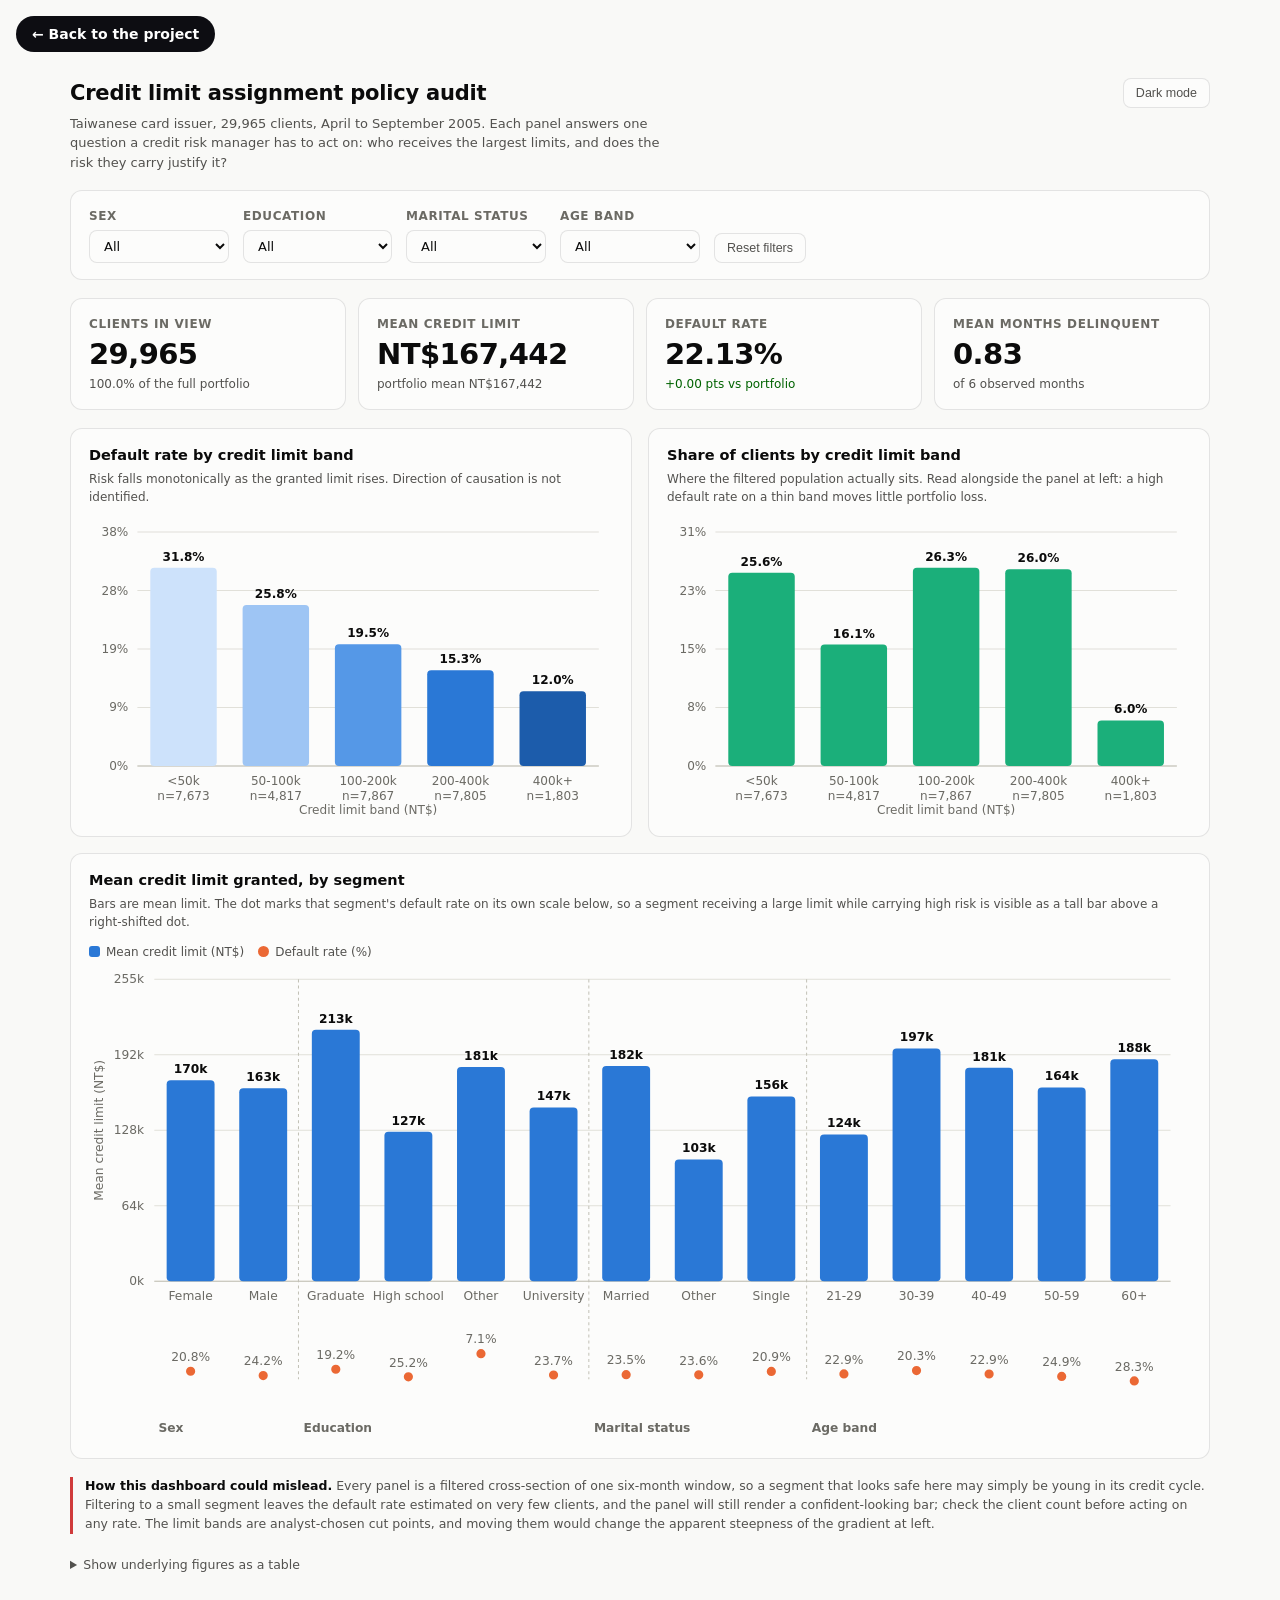
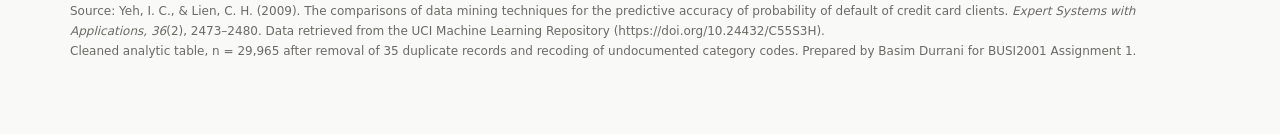
<file: uni/credit-dashboard.html>
<!DOCTYPE html>
<html lang="en-AU">
<head>
<meta charset="utf-8">
<meta name="viewport" content="width=device-width, initial-scale=1">
<title>Credit Limit Policy Audit · Interactive dashboard · Basim Durrani</title>
<meta name="robots" content="noindex">
<link rel="icon" href="../assets/favicon.svg" type="image/svg+xml">
<style>
:root{
  color-scheme: light;
  --page:#f9f9f7; --surface:#fcfcfb; --ink:#0b0b0b; --ink2:#52514e; --muted:#6b6a64;
  --grid:#e1e0d9; --base:#c3c2b7; --ring:rgba(11,11,11,.10);
  --s1:#2a78d6; --s2:#eb6834; --s3:#1baf7a; --s4:#eda100;
  --q1:#cde2fb; --q2:#9ec5f4; --q3:#5598e7; --q4:#2a78d6; --q5:#1c5cab;
  --crit:#d03b3b; --good:#006300;
}
@media (prefers-color-scheme: dark){
  :root:where(:not([data-theme="light"])){
    color-scheme: dark;
    --page:#0d0d0d; --surface:#1a1a19; --ink:#fff; --ink2:#c3c2b7; --muted:#898781;
    --grid:#2c2c2a; --base:#383835; --ring:rgba(255,255,255,.10);
    --s1:#3987e5; --s2:#d95926; --s3:#199e70; --s4:#c98500;
    --q1:#184f95; --q2:#1c5cab; --q3:#256abf; --q4:#3987e5; --q5:#6da7ec;
    --crit:#d03b3b; --good:#0ca30c;
  }
}
:root[data-theme="dark"]{
  color-scheme: dark;
  --page:#0d0d0d; --surface:#1a1a19; --ink:#fff; --ink2:#c3c2b7; --muted:#898781;
  --grid:#2c2c2a; --base:#383835; --ring:rgba(255,255,255,.10);
  --s1:#3987e5; --s2:#d95926; --s3:#199e70; --s4:#c98500;
  --q1:#184f95; --q2:#1c5cab; --q3:#256abf; --q4:#3987e5; --q5:#6da7ec;
  --crit:#d03b3b; --good:#0ca30c;
}
*{box-sizing:border-box}
body{margin:0;background:var(--page);color:var(--ink);
  font:14px/1.5 system-ui,-apple-system,"Segoe UI",sans-serif;}
.wrap{max-width:1180px;margin:0 auto;padding:26px 20px 60px}
header{display:flex;justify-content:space-between;align-items:flex-start;gap:20px;margin-bottom:6px}
h1{font-size:21px;margin:0 0 4px;letter-spacing:-.01em}
.sub{color:var(--ink2);font-size:13px;max-width:74ch;margin:0}
.themebtn{background:var(--surface);border:1px solid var(--ring);color:var(--ink2);
  border-radius:8px;padding:7px 12px;font-size:12.5px;cursor:pointer;white-space:nowrap}
.themebtn:hover{color:var(--ink)}
.card{background:var(--surface);border:1px solid var(--ring);border-radius:12px;padding:16px 18px}
.filters{display:flex;flex-wrap:wrap;gap:14px;align-items:flex-end;margin:18px 0}
.fgroup{display:flex;flex-direction:column;gap:5px}
.fgroup label{font-size:12px;text-transform:uppercase;letter-spacing:.05em;color:var(--muted);font-weight:600}
select{background:var(--surface);color:var(--ink);border:1px solid var(--ring);
  border-radius:8px;padding:7px 10px;font:inherit;font-size:13px;min-width:140px}
.kpis{display:grid;grid-template-columns:repeat(auto-fit,minmax(180px,1fr));gap:12px;margin-bottom:18px}
.kpi .lab{font-size:12px;color:var(--muted);text-transform:uppercase;letter-spacing:.05em;font-weight:600}
.kpi .val{font-size:29px;font-weight:650;letter-spacing:-.02em;margin-top:6px;line-height:1.1}
.kpi .note{font-size:12px;color:var(--ink2);margin-top:4px}
.grid2{display:grid;grid-template-columns:1fr 1fr;gap:16px}
@media(max-width:880px){.grid2{grid-template-columns:1fr}}
h2{font-size:14.5px;margin:0 0 3px;font-weight:650}
.cap{font-size:12px;color:var(--ink2);margin:0 0 12px}
svg{display:block;width:100%;overflow:visible}
.gl{stroke:var(--grid);stroke-width:1}
.ax{stroke:var(--base);stroke-width:1}
.tick{fill:var(--muted);font-size:12px}
.vlab{fill:var(--ink);font-size:12px;font-weight:650}
.bar{transition:opacity .12s}
.bar:hover{opacity:.78;cursor:pointer}
.legend{display:flex;flex-wrap:wrap;gap:14px;margin:10px 0 2px;font-size:12px;color:var(--ink2)}
.legend i{width:11px;height:11px;border-radius:3px;display:inline-block;margin-right:6px;vertical-align:-1px}
#tip{position:fixed;pointer-events:none;opacity:0;transition:opacity .1s;background:var(--surface);
  border:1px solid var(--ring);border-radius:9px;padding:9px 11px;font-size:12.5px;
  box-shadow:0 6px 22px rgba(0,0,0,.16);z-index:50;max-width:250px}
#tip b{display:block;margin-bottom:4px;font-size:13px}
#tip span{color:var(--ink2)}
table{border-collapse:collapse;width:100%;font-size:12.5px;font-variant-numeric:tabular-nums}
th,td{text-align:right;padding:7px 9px;border-bottom:1px solid var(--grid)}
th:first-child,td:first-child{text-align:left}
th{color:var(--muted);font-size:12px;text-transform:uppercase;letter-spacing:.04em}
details{margin-top:16px}
summary{cursor:pointer;color:var(--ink2);font-size:12.5px;padding:6px 0}
.foot{margin-top:22px;font-size:12px;color:var(--muted);line-height:1.65}
.warn{border-left:3px solid var(--crit);padding-left:12px;margin-top:18px;font-size:12.5px;color:var(--ink2)}
.warn b{color:var(--ink)}
</style>
</head>
<body>
<a href="credit-limit-audit.html" style="display:inline-block;margin:16px 0 0 16px;background:#0d0d12;color:#fff;font:600 14px/1 system-ui,sans-serif;padding:11px 16px;border-radius:999px;text-decoration:none">← Back to the project</a>
<div class="wrap">
<header>
  <div>
    <h1>Credit limit assignment policy audit</h1>
    <p class="sub">Taiwanese card issuer, 29,965 clients, April to September 2005. Each panel answers one question a
    credit risk manager has to act on: who receives the largest limits, and does the risk they carry justify it?</p>
  </div>
  <button type="button" class="themebtn" id="tbtn">Dark mode</button>
</header>

<div class="filters card">
  <div class="fgroup"><label for="fsex">Sex</label><select id="fsex"></select></div>
  <div class="fgroup"><label for="fedu">Education</label><select id="fedu"></select></div>
  <div class="fgroup"><label for="fmar">Marital status</label><select id="fmar"></select></div>
  <div class="fgroup"><label for="fage">Age band</label><select id="fage"></select></div>
  <div class="fgroup"><label>&nbsp;</label><button type="button" class="themebtn" id="reset">Reset filters</button></div>
</div>

<div class="kpis">
  <div class="card kpi"><div class="lab">Clients in view</div><div class="val" id="k1">—</div><div class="note" id="k1n"></div></div>
  <div class="card kpi"><div class="lab">Mean credit limit</div><div class="val" id="k2">—</div><div class="note" id="k2n"></div></div>
  <div class="card kpi"><div class="lab">Default rate</div><div class="val" id="k3">—</div><div class="note" id="k3n"></div></div>
  <div class="card kpi"><div class="lab">Mean months delinquent</div><div class="val" id="k4">—</div><div class="note" id="k4n"></div></div>
</div>

<div class="grid2">
  <div class="card">
    <h2>Default rate by credit limit band</h2>
    <p class="cap">Risk falls monotonically as the granted limit rises. Direction of causation is not identified.</p>
    <svg id="c1" viewBox="0 0 520 300" role="img" aria-label="Default rate by credit limit band"></svg>
  </div>
  <div class="card">
    <h2>Share of clients by credit limit band</h2>
    <p class="cap">Where the filtered population actually sits. Read alongside the panel at left: a high default rate
    on a thin band moves little portfolio loss.</p>
    <svg id="c2" viewBox="0 0 520 300" role="img" aria-label="Client share by credit limit band"></svg>
  </div>
</div>

<div class="card" style="margin-top:16px">
  <h2>Mean credit limit granted, by segment</h2>
  <p class="cap">Bars are mean limit. The dot marks that segment's default rate on its own scale below, so a segment
  receiving a large limit while carrying high risk is visible as a tall bar above a right-shifted dot.</p>
  <div class="legend">
    <span><i style="background:var(--s1)"></i>Mean credit limit (NT$)</span>
    <span><i style="background:var(--s2);border-radius:50%"></i>Default rate (%)</span>
  </div>
  <svg id="c3" viewBox="0 0 1080 470" role="img" aria-label="Mean credit limit and default rate by segment"></svg>
</div>

<div class="warn">
  <b>How this dashboard could mislead.</b> Every panel is a filtered cross-section of one six-month window, so a
  segment that looks safe here may simply be young in its credit cycle. Filtering to a small segment leaves the
  default rate estimated on very few clients, and the panel will still render a confident-looking bar; check the
  client count before acting on any rate. The limit bands are analyst-chosen cut points, and moving them would
  change the apparent steepness of the gradient at left.
</div>

<details>
  <summary>Show underlying figures as a table</summary>
  <div style="overflow-x:auto;-webkit-overflow-scrolling:touch"><table id="tbl"><thead></thead><tbody></tbody></table></div>
</details>

<p class="foot">
Source: Yeh, I. C., &amp; Lien, C. H. (2009). The comparisons of data mining techniques for the predictive accuracy of
probability of default of credit card clients. <i>Expert Systems with Applications, 36</i>(2), 2473–2480.
Data retrieved from the UCI Machine Learning Repository (https://doi.org/10.24432/C55S3H).<br>
Cleaned analytic table, n = 29,965 after removal of 35 duplicate records and recoding of undocumented category codes.
Prepared by Basim Durrani for BUSI2001 Assignment 1.
</p>
</div>

<div id="tip" role="tooltip"></div>

<script>
const DATA = {"cols": ["sex", "edu", "mar", "ageband", "limband", "n", "limsum", "defaults", "delinqsum"], "rows": [["Female", "Graduate school", "Married", "21-29", "100-200k", 40, 6830000, 6, 31], ["Female", "Graduate school", "Married", "21-29", "200-400k", 43, 12910000, 7, 17], ["Female", "Graduate school", "Married", "21-29", "400k+", 6, 2740000, 0, 1], ["Female", "Graduate school", "Married", "21-29", "50-100k", 33, 2710000, 5, 32], ["Female", "Graduate school", "Married", "21-29", "<50k", 26, 960000, 6, 14], ["Female", "Graduate school", "Married", "30-39", "100-200k", 325, 53570000, 71, 205], ["Female", "Graduate school", "Married", "30-39", "200-400k", 481, 138780000, 76, 178], ["Female", "Graduate school", "Married", "30-39", "400k+", 125, 60160000, 15, 30], ["Female", "Graduate school", "Married", "30-39", "50-100k", 75, 6440000, 20, 92], ["Female", "Graduate school", "Married", "30-39", "<50k", 52, 1990000, 18, 60], ["Female", "Graduate school", "Married", "40-49", "100-200k", 173, 29130000, 30, 102], ["Female", "Graduate school", "Married", "40-49", "200-400k", 298, 85470000, 47, 165], ["Female", "Graduate school", "Married", "40-49", "400k+", 81, 39850000, 8, 30], ["Female", "Graduate school", "Married", "40-49", "50-100k", 45, 3850000, 20, 82], ["Female", "Graduate school", "Married", "40-49", "<50k", 27, 1060000, 7, 25], ["Female", "Graduate school", "Married", "50-59", "100-200k", 48, 7660000, 8, 23], ["Female", "Graduate school", "Married", "50-59", "200-400k", 81, 23410000, 15, 43], ["Female", "Graduate school", "Married", "50-59", "400k+", 24, 11860000, 3, 2], ["Female", "Graduate school", "Married", "50-59", "50-100k", 10, 910000, 4, 19], ["Female", "Graduate school", "Married", "50-59", "<50k", 9, 370000, 3, 20], ["Female", "Graduate school", "Married", "60+", "100-200k", 6, 990000, 1, 5], ["Female", "Graduate school", "Married", "60+", "200-400k", 14, 3950000, 6, 16], ["Female", "Graduate school", "Married", "60+", "400k+", 3, 1400000, 1, 0], ["Female", "Graduate school", "Married", "60+", "50-100k", 1, 70000, 0, 0], ["Female", "Graduate school", "Other", "21-29", "200-400k", 2, 530000, 1, 1], ["Female", "Graduate school", "Other", "21-29", "50-100k", 1, 80000, 0, 0], ["Female", "Graduate school", "Other", "21-29", "<50k", 2, 40000, 2, 1], ["Female", "Graduate school", "Other", "30-39", "100-200k", 4, 600000, 0, 3], ["Female", "Graduate school", "Other", "30-39", "200-400k", 3, 790000, 0, 0], ["Female", "Graduate school", "Other", "30-39", "400k+", 1, 450000, 0, 1], ["Female", "Graduate school", "Other", "40-49", "100-200k", 2, 260000, 0, 2], ["Female", "Graduate school", "Other", "40-49", "200-400k", 2, 690000, 0, 0], ["Female", "Graduate school", "Other", "40-49", "50-100k", 1, 100000, 0, 0], ["Female", "Graduate school", "Other", "40-49", "<50k", 2, 100000, 0, 1], ["Female", "Graduate school", "Other", "50-59", "100-200k", 1, 150000, 0, 1], ["Female", "Graduate school", "Other", "50-59", "200-400k", 1, 350000, 0, 1], ["Female", "Graduate school", "Other", "50-59", "<50k", 1, 20000, 0, 0], ["Female", "Graduate school", "Single", "21-29", "100-200k", 701, 109100000, 111, 355], ["Female", "Graduate school", "Single", "21-29", "200-400k", 539, 152100000, 68, 177], ["Female", "Graduate school", "Single", "21-29", "400k+", 71, 34290000, 3, 10], ["Female", "Graduate school", "Single", "21-29", "50-100k", 465, 37380000, 93, 444], ["Female", "Graduate school", "Single", "21-29", "<50k", 582, 20870000, 170, 685], ["Female", "Graduate school", "Single", "30-39", "100-200k", 469, 77010000, 89, 278], ["Female", "Graduate school", "Single", "30-39", "200-400k", 678, 193920000, 85, 224], ["Female", "Graduate school", "Single", "30-39", "400k+", 168, 81650000, 21, 28], ["Female", "Graduate school", "Single", "30-39", "50-100k", 121, 10070000, 26, 164], ["Female", "Graduate school", "Single", "30-39", "<50k", 66, 2550000, 21, 106], ["Female", "Graduate school", "Single", "40-49", "100-200k", 75, 13240000, 14, 37], ["Female", "Graduate school", "Single", "40-49", "200-400k", 99, 29020000, 23, 62], ["Female", "Graduate school", "Single", "40-49", "400k+", 38, 18560000, 5, 12], ["Female", "Graduate school", "Single", "40-49", "50-100k", 14, 1190000, 2, 16], ["Female", "Graduate school", "Single", "40-49", "<50k", 21, 780000, 5, 32], ["Female", "Graduate school", "Single", "50-59", "100-200k", 11, 1780000, 3, 7], ["Female", "Graduate school", "Single", "50-59", "200-400k", 22, 6490000, 2, 4], ["Female", "Graduate school", "Single", "50-59", "400k+", 8, 3990000, 0, 2], ["Female", "Graduate school", "Single", "50-59", "50-100k", 5, 400000, 4, 8], ["Female", "Graduate school", "Single", "50-59", "<50k", 10, 380000, 1, 8], ["Female", "Graduate school", "Single", "60+", "100-200k", 1, 150000, 0, 2], ["Female", "Graduate school", "Single", "60+", "200-400k", 1, 280000, 1, 6], ["Female", "Graduate school", "Single", "60+", "50-100k", 1, 60000, 0, 1], ["Female", "Graduate school", "Single", "60+", "<50k", 2, 100000, 1, 4], ["Female", "High school", "Married", "21-29", "100-200k", 39, 6040000, 7, 32], ["Female", "High school", "Married", "21-29", "200-400k", 19, 5420000, 5, 6], ["Female", "High school", "Married", "21-29", "400k+", 1, 500000, 1, 0], ["Female", "High school", "Married", "21-29", "50-100k", 53, 4250000, 11, 50], ["Female", "High school", "Married", "21-29", "<50k", 80, 2930000, 32, 148], ["Female", "High school", "Married", "30-39", "100-200k", 131, 19980000, 21, 88], ["Female", "High school", "Married", "30-39", "200-400k", 104, 29750000, 12, 51], ["Female", "High school", "Married", "30-39", "400k+", 13, 6110000, 0, 0], ["Female", "High school", "Married", "30-39", "50-100k", 123, 10120000, 31, 171], ["Female", "High school", "Married", "30-39", "<50k", 129, 4670000, 46, 196], ["Female", "High school", "Married", "40-49", "100-200k", 189, 29670000, 43, 126], ["Female", "High school", "Married", "40-49", "200-400k", 112, 32150000, 16, 32], ["Female", "High school", "Married", "40-49", "400k+", 20, 9850000, 2, 3], ["Female", "High school", "Married", "40-49", "50-100k", 159, 12860000, 46, 181], ["Female", "High school", "Married", "40-49", "<50k", 207, 7450000, 69, 294], ["Female", "High school", "Married", "50-59", "100-200k", 72, 11180000, 10, 62], ["Female", "High school", "Married", "50-59", "200-400k", 55, 15210000, 11, 23], ["Female", "High school", "Married", "50-59", "400k+", 10, 5000000, 2, 1], ["Female", "High school", "Married", "50-59", "50-100k", 95, 7890000, 24, 74], ["Female", "High school", "Married", "50-59", "<50k", 137, 4940000, 46, 226], ["Female", "High school", "Married", "60+", "100-200k", 20, 3120000, 7, 9], ["Female", "High school", "Married", "60+", "200-400k", 9, 2630000, 3, 2], ["Female", "High school", "Married", "60+", "400k+", 2, 1020000, 0, 2], ["Female", "High school", "Married", "60+", "50-100k", 14, 1060000, 0, 7], ["Female", "High school", "Married", "60+", "<50k", 19, 700000, 6, 28], ["Female", "High school", "Other", "21-29", "200-400k", 1, 250000, 0, 0], ["Female", "High school", "Other", "21-29", "50-100k", 2, 170000, 0, 0], ["Female", "High school", "Other", "21-29", "<50k", 5, 170000, 1, 7], ["Female", "High school", "Other", "30-39", "100-200k", 7, 1070000, 0, 3], ["Female", "High school", "Other", "30-39", "200-400k", 2, 470000, 0, 1], ["Female", "High school", "Other", "30-39", "400k+", 1, 470000, 0, 0], ["Female", "High school", "Other", "30-39", "50-100k", 6, 460000, 0, 6], ["Female", "High school", "Other", "30-39", "<50k", 6, 190000, 1, 11], ["Female", "High school", "Other", "40-49", "100-200k", 9, 1440000, 1, 6], ["Female", "High school", "Other", "40-49", "200-400k", 2, 480000, 0, 3], ["Female", "High school", "Other", "40-49", "50-100k", 11, 900000, 2, 9], ["Female", "High school", "Other", "40-49", "<50k", 20, 700000, 3, 22], ["Female", "High school", "Other", "50-59", "100-200k", 3, 520000, 0, 1], ["Female", "High school", "Other", "50-59", "200-400k", 3, 920000, 0, 0], ["Female", "High school", "Other", "50-59", "50-100k", 7, 570000, 2, 6], ["Female", "High school", "Other", "50-59", "<50k", 10, 300000, 8, 22], ["Female", "High school", "Other", "60+", "50-100k", 2, 140000, 0, 1], ["Female", "High school", "Other", "60+", "<50k", 2, 60000, 0, 2], ["Female", "High school", "Single", "21-29", "100-200k", 85, 12990000, 13, 48], ["Female", "High school", "Single", "21-29", "200-400k", 38, 11210000, 6, 12], ["Female", "High school", "Single", "21-29", "400k+", 8, 3620000, 3, 9], ["Female", "High school", "Single", "21-29", "50-100k", 88, 6930000, 16, 65], ["Female", "High school", "Single", "21-29", "<50k", 145, 5320000, 50, 222], ["Female", "High school", "Single", "30-39", "100-200k", 79, 12350000, 7, 49], ["Female", "High school", "Single", "30-39", "200-400k", 86, 24560000, 16, 34], ["Female", "High school", "Single", "30-39", "400k+", 16, 8030000, 1, 5], ["Female", "High school", "Single", "30-39", "50-100k", 34, 2760000, 4, 21], ["Female", "High school", "Single", "30-39", "<50k", 51, 1690000, 15, 68], ["Female", "High school", "Single", "40-49", "100-200k", 55, 8730000, 11, 27], ["Female", "High school", "Single", "40-49", "200-400k", 42, 11900000, 14, 19], ["Female", "High school", "Single", "40-49", "400k+", 12, 5950000, 0, 0], ["Female", "High school", "Single", "40-49", "50-100k", 45, 3410000, 10, 30], ["Female", "High school", "Single", "40-49", "<50k", 81, 2820000, 23, 119], ["Female", "High school", "Single", "50-59", "100-200k", 32, 4700000, 5, 13], ["Female", "High school", "Single", "50-59", "200-400k", 10, 2940000, 2, 2], ["Female", "High school", "Single", "50-59", "400k+", 3, 1600000, 2, 0], ["Female", "High school", "Single", "50-59", "50-100k", 29, 2390000, 1, 10], ["Female", "High school", "Single", "50-59", "<50k", 59, 2160000, 18, 75], ["Female", "High school", "Single", "60+", "100-200k", 4, 690000, 3, 3], ["Female", "High school", "Single", "60+", "50-100k", 6, 500000, 1, 1], ["Female", "High school", "Single", "60+", "<50k", 6, 300000, 2, 14], ["Female", "Other", "Married", "21-29", "100-200k", 10, 1600000, 1, 3], ["Female", "Other", "Married", "21-29", "200-400k", 5, 1310000, 0, 0], ["Female", "Other", "Married", "21-29", "50-100k", 7, 550000, 0, 0], ["Female", "Other", "Married", "21-29", "<50k", 4, 160000, 0, 1], ["Female", "Other", "Married", "30-39", "100-200k", 25, 4190000, 0, 2], ["Female", "Other", "Married", "30-39", "200-400k", 20, 5390000, 1, 4], ["Female", "Other", "Married", "30-39", "400k+", 6, 2950000, 0, 1], ["Female", "Other", "Married", "30-39", "50-100k", 3, 200000, 0, 0], ["Female", "Other", "Married", "30-39", "<50k", 8, 340000, 1, 5], ["Female", "Other", "Married", "40-49", "100-200k", 18, 3120000, 1, 6], ["Female", "Other", "Married", "40-49", "200-400k", 18, 5090000, 2, 7], ["Female", "Other", "Married", "40-49", "400k+", 1, 410000, 0, 0], ["Female", "Other", "Married", "40-49", "<50k", 7, 290000, 1, 0], ["Female", "Other", "Married", "50-59", "100-200k", 6, 990000, 0, 0], ["Female", "Other", "Married", "50-59", "200-400k", 5, 1470000, 0, 4], ["Female", "Other", "Married", "50-59", "400k+", 2, 950000, 0, 0], ["Female", "Other", "Married", "50-59", "50-100k", 3, 260000, 0, 2], ["Female", "Other", "Married", "50-59", "<50k", 2, 60000, 0, 0], ["Female", "Other", "Married", "60+", "400k+", 1, 440000, 0, 0], ["Female", "Other", "Married", "60+", "<50k", 1, 30000, 0, 0], ["Female", "Other", "Other", "30-39", "200-400k", 2, 600000, 0, 0], ["Female", "Other", "Other", "30-39", "<50k", 1, 20000, 0, 0], ["Female", "Other", "Other", "40-49", "100-200k", 2, 350000, 0, 1], ["Female", "Other", "Other", "40-49", "50-100k", 1, 90000, 0, 0], ["Female", "Other", "Single", "21-29", "100-200k", 24, 3980000, 2, 2], ["Female", "Other", "Single", "21-29", "200-400k", 14, 3670000, 0, 4], ["Female", "Other", "Single", "21-29", "400k+", 1, 440000, 0, 0], ["Female", "Other", "Single", "21-29", "50-100k", 13, 1040000, 2, 0], ["Female", "Other", "Single", "21-29", "<50k", 12, 340000, 2, 4], ["Female", "Other", "Single", "30-39", "100-200k", 18, 3000000, 0, 6], ["Female", "Other", "Single", "30-39", "200-400k", 15, 4130000, 1, 2], ["Female", "Other", "Single", "30-39", "400k+", 2, 1210000, 0, 0], ["Female", "Other", "Single", "30-39", "50-100k", 7, 590000, 0, 3], ["Female", "Other", "Single", "30-39", "<50k", 3, 120000, 0, 1], ["Female", "Other", "Single", "40-49", "100-200k", 8, 1370000, 3, 1], ["Female", "Other", "Single", "40-49", "200-400k", 9, 2360000, 0, 2], ["Female", "Other", "Single", "40-49", "400k+", 2, 860000, 0, 0], ["Female", "Other", "Single", "40-49", "50-100k", 1, 90000, 0, 0], ["Female", "Other", "Single", "40-49", "<50k", 5, 190000, 2, 2], ["Female", "Other", "Single", "50-59", "100-200k", 2, 360000, 0, 1], ["Female", "Other", "Single", "50-59", "200-400k", 2, 580000, 0, 0], ["Female", "Other", "Single", "50-59", "400k+", 1, 550000, 0, 0], ["Female", "Other", "Single", "50-59", "50-100k", 1, 80000, 0, 0], ["Female", "University", "Married", "21-29", "100-200k", 208, 31600000, 33, 136], ["Female", "University", "Married", "21-29", "200-400k", 122, 34200000, 27, 67], ["Female", "University", "Married", "21-29", "400k+", 12, 5700000, 2, 0], ["Female", "University", "Married", "21-29", "50-100k", 182, 14590000, 65, 197], ["Female", "University", "Married", "21-29", "<50k", 290, 10130000, 99, 465], ["Female", "University", "Married", "30-39", "100-200k", 557, 88600000, 104, 401], ["Female", "University", "Married", "30-39", "200-400k", 573, 160620000, 88, 233], ["Female", "University", "Married", "30-39", "400k+", 96, 46360000, 8, 21], ["Female", "University", "Married", "30-39", "50-100k", 360, 29070000, 87, 440], ["Female", "University", "Married", "30-39", "<50k", 361, 13930000, 117, 505], ["Female", "University", "Married", "40-49", "100-200k", 344, 53800000, 57, 190], ["Female", "University", "Married", "40-49", "200-400k", 397, 112200000, 56, 149], ["Female", "University", "Married", "40-49", "400k+", 81, 39030000, 17, 30], ["Female", "University", "Married", "40-49", "50-100k", 241, 19700000, 67, 208], ["Female", "University", "Married", "40-49", "<50k", 266, 9556000, 94, 401], ["Female", "University", "Married", "50-59", "100-200k", 73, 11440000, 17, 66], ["Female", "University", "Married", "50-59", "200-400k", 95, 26790000, 17, 52], ["Female", "University", "Married", "50-59", "400k+", 23, 10980000, 1, 3], ["Female", "University", "Married", "50-59", "50-100k", 54, 4340000, 18, 94], ["Female", "University", "Married", "50-59", "<50k", 94, 3440000, 37, 140], ["Female", "University", "Married", "60+", "100-200k", 14, 2360000, 4, 9], ["Female", "University", "Married", "60+", "200-400k", 11, 3180000, 1, 7], ["Female", "University", "Married", "60+", "400k+", 3, 1500000, 2, 1], ["Female", "University", "Married", "60+", "50-100k", 7, 530000, 3, 11], ["Female", "University", "Married", "60+", "<50k", 5, 180000, 2, 9], ["Female", "University", "Other", "21-29", "100-200k", 7, 1050000, 2, 3], ["Female", "University", "Other", "21-29", "50-100k", 4, 270000, 0, 3], ["Female", "University", "Other", "21-29", "<50k", 4, 160000, 0, 8], ["Female", "University", "Other", "30-39", "100-200k", 6, 890000, 1, 6], ["Female", "University", "Other", "30-39", "200-400k", 4, 1200000, 0, 0], ["Female", "University", "Other", "30-39", "50-100k", 11, 790000, 2, 6], ["Female", "University", "Other", "30-39", "<50k", 11, 460000, 5, 15], ["Female", "University", "Other", "40-49", "100-200k", 11, 1700000, 4, 2], ["Female", "University", "Other", "40-49", "200-400k", 4, 1280000, 0, 2], ["Female", "University", "Other", "40-49", "50-100k", 4, 290000, 1, 5], ["Female", "University", "Other", "40-49", "<50k", 19, 620000, 6, 45], ["Female", "University", "Other", "50-59", "100-200k", 5, 760000, 1, 7], ["Female", "University", "Other", "50-59", "200-400k", 2, 430000, 0, 0], ["Female", "University", "Other", "50-59", "50-100k", 2, 160000, 1, 0], ["Female", "University", "Other", "50-59", "<50k", 9, 250000, 2, 7], ["Female", "University", "Other", "60+", "50-100k", 1, 60000, 1, 1], ["Female", "University", "Single", "21-29", "100-200k", 603, 90180000, 114, 466], ["Female", "University", "Single", "21-29", "200-400k", 350, 96510000, 53, 127], ["Female", "University", "Single", "21-29", "400k+", 46, 21180000, 6, 11], ["Female", "University", "Single", "21-29", "50-100k", 568, 45030000, 150, 626], ["Female", "University", "Single", "21-29", "<50k", 768, 26600000, 233, 1053], ["Female", "University", "Single", "30-39", "100-200k", 386, 62000000, 60, 247], ["Female", "University", "Single", "30-39", "200-400k", 399, 114650000, 54, 130], ["Female", "University", "Single", "30-39", "400k+", 75, 36450000, 7, 8], ["Female", "University", "Single", "30-39", "50-100k", 180, 14890000, 45, 196], ["Female", "University", "Single", "30-39", "<50k", 180, 6630000, 48, 200], ["Female", "University", "Single", "40-49", "100-200k", 103, 16100000, 16, 61], ["Female", "University", "Single", "40-49", "200-400k", 109, 31380000, 12, 31], ["Female", "University", "Single", "40-49", "400k+", 23, 11480000, 0, 1], ["Female", "University", "Single", "40-49", "50-100k", 66, 5260000, 16, 59], ["Female", "University", "Single", "40-49", "<50k", 106, 3770000, 37, 158], ["Female", "University", "Single", "50-59", "100-200k", 23, 3400000, 2, 4], ["Female", "University", "Single", "50-59", "200-400k", 27, 7730000, 2, 7], ["Female", "University", "Single", "50-59", "400k+", 5, 2350000, 1, 0], ["Female", "University", "Single", "50-59", "50-100k", 20, 1500000, 5, 14], ["Female", "University", "Single", "50-59", "<50k", 37, 1340000, 9, 52], ["Female", "University", "Single", "60+", "100-200k", 1, 160000, 1, 0], ["Female", "University", "Single", "60+", "50-100k", 3, 240000, 2, 3], ["Male", "Graduate school", "Married", "21-29", "100-200k", 15, 2430000, 3, 14], ["Male", "Graduate school", "Married", "21-29", "200-400k", 12, 3380000, 1, 8], ["Male", "Graduate school", "Married", "21-29", "400k+", 1, 490000, 1, 0], ["Male", "Graduate school", "Married", "21-29", "50-100k", 6, 510000, 1, 5], ["Male", "Graduate school", "Married", "21-29", "<50k", 11, 460000, 6, 8], ["Male", "Graduate school", "Married", "30-39", "100-200k", 160, 27540000, 40, 138], ["Male", "Graduate school", "Married", "30-39", "200-400k", 292, 87180000, 54, 108], ["Male", "Graduate school", "Married", "30-39", "400k+", 89, 42650000, 13, 41], ["Male", "Graduate school", "Married", "30-39", "50-100k", 46, 3900000, 18, 63], ["Male", "Graduate school", "Married", "30-39", "<50k", 47, 1700000, 17, 63], ["Male", "Graduate school", "Married", "40-49", "100-200k", 192, 32170000, 53, 184], ["Male", "Graduate school", "Married", "40-49", "200-400k", 275, 81960000, 52, 151], ["Male", "Graduate school", "Married", "40-49", "400k+", 133, 64540000, 22, 44], ["Male", "Graduate school", "Married", "40-49", "50-100k", 45, 3750000, 15, 65], ["Male", "Graduate school", "Married", "40-49", "<50k", 46, 1800000, 12, 70], ["Male", "Graduate school", "Married", "50-59", "100-200k", 67, 10940000, 21, 86], ["Male", "Graduate school", "Married", "50-59", "200-400k", 105, 32080000, 22, 72], ["Male", "Graduate school", "Married", "50-59", "400k+", 55, 26980000, 11, 44], ["Male", "Graduate school", "Married", "50-59", "50-100k", 13, 1110000, 4, 20], ["Male", "Graduate school", "Married", "50-59", "<50k", 20, 700000, 8, 18], ["Male", "Graduate school", "Married", "60+", "100-200k", 7, 1230000, 4, 3], ["Male", "Graduate school", "Married", "60+", "200-400k", 21, 6580000, 5, 5], ["Male", "Graduate school", "Married", "60+", "400k+", 16, 7600000, 3, 4], ["Male", "Graduate school", "Married", "60+", "50-100k", 10, 850000, 2, 9], ["Male", "Graduate school", "Married", "60+", "<50k", 3, 120000, 0, 1], ["Male", "Graduate school", "Other", "21-29", "100-200k", 1, 200000, 0, 0], ["Male", "Graduate school", "Other", "21-29", "<50k", 2, 80000, 1, 2], ["Male", "Graduate school", "Other", "30-39", "200-400k", 3, 1020000, 0, 1], ["Male", "Graduate school", "Other", "30-39", "400k+", 2, 950000, 1, 0], ["Male", "Graduate school", "Other", "30-39", "<50k", 2, 100000, 0, 3], ["Male", "Graduate school", "Other", "40-49", "100-200k", 5, 890000, 2, 0], ["Male", "Graduate school", "Other", "40-49", "200-400k", 1, 260000, 0, 0], ["Male", "Graduate school", "Other", "40-49", "50-100k", 2, 160000, 1, 0], ["Male", "Graduate school", "Other", "40-49", "<50k", 4, 130000, 1, 2], ["Male", "Graduate school", "Other", "50-59", "100-200k", 3, 450000, 2, 10], ["Male", "Graduate school", "Other", "50-59", "200-400k", 2, 590000, 2, 1], ["Male", "Graduate school", "Other", "50-59", "50-100k", 2, 140000, 0, 0], ["Male", "Graduate school", "Other", "50-59", "<50k", 1, 50000, 0, 0], ["Male", "Graduate school", "Other", "60+", "200-400k", 1, 240000, 0, 0], ["Male", "Graduate school", "Single", "21-29", "100-200k", 321, 50280000, 49, 155], ["Male", "Graduate school", "Single", "21-29", "200-400k", 224, 65890000, 28, 96], ["Male", "Graduate school", "Single", "21-29", "400k+", 39, 18800000, 0, 3], ["Male", "Graduate school", "Single", "21-29", "50-100k", 203, 15930000, 37, 139], ["Male", "Graduate school", "Single", "21-29", "<50k", 344, 11800000, 99, 391], ["Male", "Graduate school", "Single", "30-39", "100-200k", 347, 56560000, 74, 318], ["Male", "Graduate school", "Single", "30-39", "200-400k", 469, 136930000, 67, 192], ["Male", "Graduate school", "Single", "30-39", "400k+", 152, 73810000, 11, 37], ["Male", "Graduate school", "Single", "30-39", "50-100k", 139, 11500000, 44, 195], ["Male", "Graduate school", "Single", "30-39", "<50k", 131, 4930000, 45, 233], ["Male", "Graduate school", "Single", "40-49", "100-200k", 45, 7180000, 10, 29], ["Male", "Graduate school", "Single", "40-49", "200-400k", 87, 25110000, 16, 36], ["Male", "Graduate school", "Single", "40-49", "400k+", 25, 12840000, 6, 11], ["Male", "Graduate school", "Single", "40-49", "50-100k", 12, 960000, 3, 14], ["Male", "Graduate school", "Single", "40-49", "<50k", 32, 1210000, 6, 39], ["Male", "Graduate school", "Single", "50-59", "100-200k", 14, 2230000, 5, 7], ["Male", "Graduate school", "Single", "50-59", "200-400k", 12, 3560000, 3, 5], ["Male", "Graduate school", "Single", "50-59", "400k+", 5, 2600000, 1, 1], ["Male", "Graduate school", "Single", "50-59", "50-100k", 6, 500000, 1, 1], ["Male", "Graduate school", "Single", "50-59", "<50k", 16, 690000, 0, 7], ["Male", "Graduate school", "Single", "60+", "100-200k", 2, 350000, 0, 3], ["Male", "Graduate school", "Single", "60+", "200-400k", 2, 690000, 1, 1], ["Male", "Graduate school", "Single", "60+", "<50k", 1, 50000, 0, 0], ["Male", "High school", "Married", "21-29", "100-200k", 10, 1600000, 2, 4], ["Male", "High school", "Married", "21-29", "200-400k", 7, 2020000, 0, 2], ["Male", "High school", "Married", "21-29", "400k+", 1, 490000, 0, 0], ["Male", "High school", "Married", "21-29", "50-100k", 5, 400000, 3, 5], ["Male", "High school", "Married", "21-29", "<50k", 30, 1000000, 12, 42], ["Male", "High school", "Married", "30-39", "100-200k", 77, 11900000, 17, 82], ["Male", "High school", "Married", "30-39", "200-400k", 56, 16330000, 12, 29], ["Male", "High school", "Married", "30-39", "400k+", 13, 6200000, 2, 3], ["Male", "High school", "Married", "30-39", "50-100k", 46, 3610000, 15, 61], ["Male", "High school", "Married", "30-39", "<50k", 79, 2800000, 37, 107], ["Male", "High school", "Married", "40-49", "100-200k", 99, 15590000, 17, 64], ["Male", "High school", "Married", "40-49", "200-400k", 80, 23010000, 16, 41], ["Male", "High school", "Married", "40-49", "400k+", 15, 7270000, 3, 7], ["Male", "High school", "Married", "40-49", "50-100k", 61, 4970000, 18, 82], ["Male", "High school", "Married", "40-49", "<50k", 159, 5970000, 56, 250], ["Male", "High school", "Married", "50-59", "100-200k", 43, 6360000, 14, 51], ["Male", "High school", "Married", "50-59", "200-400k", 49, 14740000, 6, 9], ["Male", "High school", "Married", "50-59", "400k+", 14, 7300000, 3, 7], ["Male", "High school", "Married", "50-59", "50-100k", 45, 3650000, 13, 78], ["Male", "High school", "Married", "50-59", "<50k", 116, 4310000, 46, 191], ["Male", "High school", "Married", "60+", "100-200k", 11, 1950000, 1, 9], ["Male", "High school", "Married", "60+", "200-400k", 12, 3310000, 3, 8], ["Male", "High school", "Married", "60+", "400k+", 2, 1040000, 0, 6], ["Male", "High school", "Married", "60+", "50-100k", 9, 740000, 3, 11], ["Male", "High school", "Married", "60+", "<50k", 9, 310000, 4, 27], ["Male", "High school", "Other", "21-29", "100-200k", 2, 300000, 1, 0], ["Male", "High school", "Other", "21-29", "50-100k", 1, 70000, 1, 3], ["Male", "High school", "Other", "21-29", "<50k", 3, 50000, 1, 6], ["Male", "High school", "Other", "30-39", "100-200k", 1, 200000, 0, 0], ["Male", "High school", "Other", "30-39", "50-100k", 2, 160000, 0, 6], ["Male", "High school", "Other", "30-39", "<50k", 1, 50000, 0, 0], ["Male", "High school", "Other", "40-49", "100-200k", 3, 470000, 0, 1], ["Male", "High school", "Other", "40-49", "200-400k", 1, 280000, 0, 1], ["Male", "High school", "Other", "40-49", "50-100k", 4, 320000, 2, 1], ["Male", "High school", "Other", "40-49", "<50k", 12, 320000, 3, 16], ["Male", "High school", "Other", "50-59", "100-200k", 2, 330000, 1, 0], ["Male", "High school", "Other", "50-59", "400k+", 1, 500000, 0, 0], ["Male", "High school", "Other", "50-59", "<50k", 14, 530000, 4, 13], ["Male", "High school", "Other", "60+", "50-100k", 1, 70000, 0, 3], ["Male", "High school", "Single", "21-29", "100-200k", 50, 7610000, 11, 31], ["Male", "High school", "Single", "21-29", "200-400k", 15, 3940000, 2, 11], ["Male", "High school", "Single", "21-29", "400k+", 2, 1040000, 0, 0], ["Male", "High school", "Single", "21-29", "50-100k", 48, 3740000, 16, 60], ["Male", "High school", "Single", "21-29", "<50k", 210, 6440000, 67, 280], ["Male", "High school", "Single", "30-39", "100-200k", 64, 10070000, 11, 54], ["Male", "High school", "Single", "30-39", "200-400k", 52, 14800000, 6, 25], ["Male", "High school", "Single", "30-39", "400k+", 13, 6140000, 3, 6], ["Male", "High school", "Single", "30-39", "50-100k", 41, 3290000, 15, 34], ["Male", "High school", "Single", "30-39", "<50k", 109, 3650000, 33, 134], ["Male", "High school", "Single", "40-49", "100-200k", 35, 5530000, 6, 16], ["Male", "High school", "Single", "40-49", "200-400k", 26, 7307680, 3, 4], ["Male", "High school", "Single", "40-49", "400k+", 3, 1380000, 0, 1], ["Male", "High school", "Single", "40-49", "50-100k", 28, 2310000, 8, 36], ["Male", "High school", "Single", "40-49", "<50k", 105, 3350000, 30, 141], ["Male", "High school", "Single", "50-59", "100-200k", 14, 2160000, 1, 3], ["Male", "High school", "Single", "50-59", "200-400k", 6, 1870000, 1, 1], ["Male", "High school", "Single", "50-59", "400k+", 3, 1480000, 0, 1], ["Male", "High school", "Single", "50-59", "50-100k", 8, 640000, 0, 0], ["Male", "High school", "Single", "50-59", "<50k", 50, 1620000, 14, 49], ["Male", "High school", "Single", "60+", "100-200k", 2, 310000, 1, 2], ["Male", "High school", "Single", "60+", "200-400k", 4, 1280000, 0, 0], ["Male", "High school", "Single", "60+", "50-100k", 1, 80000, 0, 0], ["Male", "High school", "Single", "60+", "<50k", 5, 120000, 1, 4], ["Male", "Other", "Married", "21-29", "100-200k", 2, 330000, 0, 0], ["Male", "Other", "Married", "21-29", "200-400k", 2, 610000, 0, 0], ["Male", "Other", "Married", "21-29", "50-100k", 2, 160000, 0, 0], ["Male", "Other", "Married", "21-29", "<50k", 1, 20000, 0, 0], ["Male", "Other", "Married", "30-39", "100-200k", 11, 1620000, 1, 1], ["Male", "Other", "Married", "30-39", "200-400k", 12, 3570000, 0, 1], ["Male", "Other", "Married", "30-39", "400k+", 3, 1460000, 1, 0], ["Male", "Other", "Married", "30-39", "50-100k", 1, 100000, 0, 0], ["Male", "Other", "Married", "30-39", "<50k", 1, 50000, 0, 0], ["Male", "Other", "Married", "40-49", "100-200k", 14, 2340000, 1, 2], ["Male", "Other", "Married", "40-49", "200-400k", 12, 3310000, 1, 0], ["Male", "Other", "Married", "40-49", "50-100k", 2, 180000, 1, 0], ["Male", "Other", "Married", "40-49", "<50k", 4, 126000, 2, 2], ["Male", "Other", "Married", "50-59", "100-200k", 1, 170000, 0, 0], ["Male", "Other", "Married", "50-59", "200-400k", 3, 890000, 0, 1], ["Male", "Other", "Married", "50-59", "400k+", 2, 990000, 0, 1], ["Male", "Other", "Married", "50-59", "50-100k", 4, 370000, 2, 0], ["Male", "Other", "Married", "50-59", "<50k", 3, 90000, 1, 0], ["Male", "Other", "Married", "60+", "100-200k", 1, 200000, 0, 0], ["Male", "Other", "Married", "60+", "200-400k", 1, 360000, 0, 0], ["Male", "Other", "Other", "21-29", "100-200k", 1, 150000, 0, 0], ["Male", "Other", "Other", "40-49", "50-100k", 1, 100000, 0, 2], ["Male", "Other", "Single", "21-29", "100-200k", 12, 1880000, 1, 3], ["Male", "Other", "Single", "21-29", "200-400k", 5, 1340000, 0, 2], ["Male", "Other", "Single", "21-29", "400k+", 1, 460000, 0, 0], ["Male", "Other", "Single", "21-29", "50-100k", 9, 760000, 1, 3], ["Male", "Other", "Single", "21-29", "<50k", 15, 450000, 0, 10], ["Male", "Other", "Single", "30-39", "100-200k", 8, 1200000, 1, 1], ["Male", "Other", "Single", "30-39", "200-400k", 6, 1700000, 0, 2], ["Male", "Other", "Single", "30-39", "400k+", 1, 420000, 0, 1], ["Male", "Other", "Single", "30-39", "50-100k", 4, 330000, 0, 0], ["Male", "Other", "Single", "30-39", "<50k", 5, 180000, 0, 2], ["Male", "Other", "Single", "40-49", "100-200k", 5, 850000, 0, 3], ["Male", "Other", "Single", "40-49", "200-400k", 3, 840000, 0, 3], ["Male", "Other", "Single", "40-49", "400k+", 2, 1020000, 0, 0], ["Male", "Other", "Single", "40-49", "<50k", 6, 170000, 0, 1], ["Male", "Other", "Single", "50-59", "50-100k", 2, 200000, 0, 3], ["Male", "Other", "Single", "50-59", "<50k", 2, 40000, 1, 1], ["Male", "University", "Married", "21-29", "100-200k", 41, 6430000, 13, 41], ["Male", "University", "Married", "21-29", "200-400k", 25, 7150000, 1, 8], ["Male", "University", "Married", "21-29", "400k+", 3, 1370000, 0, 0], ["Male", "University", "Married", "21-29", "50-100k", 46, 3790000, 11, 61], ["Male", "University", "Married", "21-29", "<50k", 81, 2840000, 26, 115], ["Male", "University", "Married", "30-39", "100-200k", 256, 40820000, 68, 300], ["Male", "University", "Married", "30-39", "200-400k", 288, 83770000, 44, 150], ["Male", "University", "Married", "30-39", "400k+", 56, 26960000, 6, 7], ["Male", "University", "Married", "30-39", "50-100k", 139, 10960000, 51, 194], ["Male", "University", "Married", "30-39", "<50k", 270, 9160000, 97, 351], ["Male", "University", "Married", "40-49", "100-200k", 191, 30400000, 52, 146], ["Male", "University", "Married", "40-49", "200-400k", 207, 58950000, 41, 124], ["Male", "University", "Married", "40-49", "400k+", 58, 27820000, 4, 15], ["Male", "University", "Married", "40-49", "50-100k", 123, 9990000, 33, 111], ["Male", "University", "Married", "40-49", "<50k", 244, 8880000, 91, 329], ["Male", "University", "Married", "50-59", "100-200k", 66, 10360000, 25, 87], ["Male", "University", "Married", "50-59", "200-400k", 54, 15500000, 13, 35], ["Male", "University", "Married", "50-59", "400k+", 25, 13170000, 4, 7], ["Male", "University", "Married", "50-59", "50-100k", 42, 3480000, 12, 32], ["Male", "University", "Married", "50-59", "<50k", 107, 3830000, 31, 128], ["Male", "University", "Married", "60+", "100-200k", 11, 1820000, 3, 13], ["Male", "University", "Married", "60+", "200-400k", 13, 3550000, 6, 10], ["Male", "University", "Married", "60+", "400k+", 4, 1820000, 2, 2], ["Male", "University", "Married", "60+", "50-100k", 2, 160000, 2, 6], ["Male", "University", "Married", "60+", "<50k", 15, 450000, 6, 23], ["Male", "University", "Other", "21-29", "100-200k", 2, 280000, 1, 0], ["Male", "University", "Other", "21-29", "200-400k", 1, 210000, 0, 0], ["Male", "University", "Other", "21-29", "<50k", 3, 60000, 1, 0], ["Male", "University", "Other", "30-39", "100-200k", 2, 250000, 1, 3], ["Male", "University", "Other", "30-39", "200-400k", 5, 1400000, 0, 0], ["Male", "University", "Other", "30-39", "50-100k", 2, 150000, 0, 1], ["Male", "University", "Other", "30-39", "<50k", 13, 540000, 3, 2], ["Male", "University", "Other", "40-49", "100-200k", 3, 440000, 0, 3], ["Male", "University", "Other", "40-49", "50-100k", 6, 440000, 3, 5], ["Male", "University", "Other", "40-49", "<50k", 18, 670000, 8, 19], ["Male", "University", "Other", "50-59", "50-100k", 1, 80000, 0, 0], ["Male", "University", "Other", "50-59", "<50k", 8, 310000, 2, 6], ["Male", "University", "Single", "21-29", "100-200k", 274, 40760000, 65, 268], ["Male", "University", "Single", "21-29", "200-400k", 147, 41360000, 15, 58], ["Male", "University", "Single", "21-29", "400k+", 16, 7640000, 1, 9], ["Male", "University", "Single", "21-29", "50-100k", 232, 18540000, 64, 253], ["Male", "University", "Single", "21-29", "<50k", 790, 25720000, 246, 1239], ["Male", "University", "Single", "30-39", "100-200k", 257, 40110000, 53, 215], ["Male", "University", "Single", "30-39", "200-400k", 217, 61160000, 34, 119], ["Male", "University", "Single", "30-39", "400k+", 46, 22220000, 6, 14], ["Male", "University", "Single", "30-39", "50-100k", 167, 13600000, 44, 206], ["Male", "University", "Single", "30-39", "<50k", 358, 12070000, 105, 497], ["Male", "University", "Single", "40-49", "100-200k", 58, 8750000, 13, 43], ["Male", "University", "Single", "40-49", "200-400k", 51, 14530000, 11, 12], ["Male", "University", "Single", "40-49", "400k+", 8, 3600000, 1, 0], ["Male", "University", "Single", "40-49", "50-100k", 48, 3810000, 10, 66], ["Male", "University", "Single", "40-49", "<50k", 169, 6160000, 55, 155], ["Male", "University", "Single", "50-59", "100-200k", 20, 2900000, 5, 8], ["Male", "University", "Single", "50-59", "200-400k", 7, 1820000, 1, 3], ["Male", "University", "Single", "50-59", "400k+", 1, 480000, 0, 0], ["Male", "University", "Single", "50-59", "50-100k", 13, 1000000, 3, 8], ["Male", "University", "Single", "50-59", "<50k", 45, 1620000, 12, 60], ["Male", "University", "Single", "60+", "100-200k", 4, 600000, 1, 2], ["Male", "University", "Single", "60+", "200-400k", 2, 480000, 0, 0], ["Male", "University", "Single", "60+", "400k+", 2, 1180000, 0, 0], ["Male", "University", "Single", "60+", "50-100k", 2, 140000, 0, 8], ["Male", "University", "Single", "60+", "<50k", 3, 100000, 0, 6]]};
const IDX = {}; DATA.cols.forEach((c,i)=>IDX[c]=i);
const R = DATA.rows;

const LIMB = ["<50k","50-100k","100-200k","200-400k","400k+"];
const QRAMP = ["--q1","--q2","--q3","--q4","--q5"];
const uniq = k => [...new Set(R.map(r=>r[IDX[k]]))].sort();

const FIL = {sex:"All", edu:"All", mar:"All", ageband:"All"};
const SELS = {sex:"fsex", edu:"fedu", mar:"fmar", ageband:"fage"};
Object.entries(SELS).forEach(([k,id])=>{
  const s=document.getElementById(id);
  s.innerHTML = ['All',...uniq(k)].map(v=>`<option value="${v}">${v}</option>`).join('');
  s.onchange = e => { FIL[k]=e.target.value; render(); };
});
document.getElementById('reset').onclick = ()=>{
  Object.keys(FIL).forEach(k=>{FIL[k]="All";document.getElementById(SELS[k]).value="All";});
  render();
};

const rows = () => R.filter(r =>
  (FIL.sex==="All"||r[IDX.sex]===FIL.sex) && (FIL.edu==="All"||r[IDX.edu]===FIL.edu) &&
  (FIL.mar==="All"||r[IDX.mar]===FIL.mar) && (FIL.ageband==="All"||r[IDX.ageband]===FIL.ageband));

const agg = rs => rs.reduce((a,r)=>({
  n:a.n+r[IDX.n], lim:a.lim+r[IDX.limsum], d:a.d+r[IDX.defaults], dq:a.dq+r[IDX.delinqsum]
}),{n:0,lim:0,d:0,dq:0});

const nf = n => n.toLocaleString('en-AU');
const money = v => "NT$"+Math.round(v).toLocaleString('en-AU');
const cvar = v => getComputedStyle(document.documentElement).getPropertyValue(v).trim();

const tip=document.getElementById('tip');
function bindTip(el, html){
  el.addEventListener('mousemove', e=>{
    tip.innerHTML=html; tip.style.opacity=1;
    let x=e.clientX+14, y=e.clientY+14;
    if(x+250>innerWidth) x=e.clientX-236;
    if(y+120>innerHeight) y=e.clientY-110;
    tip.style.left=x+'px'; tip.style.top=y+'px';
  });
  el.addEventListener('mouseleave', ()=>tip.style.opacity=0);
}
const svgEl=(t,a)=>{const e=document.createElementNS("http://www.w3.org/2000/svg",t);
  for(const k in a) e.setAttribute(k,a[k]); return e;};

// ---------- chart 1 & 2: by limit band ----------
function bandChart(svgId, mode){
  const svg=document.getElementById(svgId); svg.innerHTML='';
  const W=520,H=300,mL=48,mR=14,mT=14,mB=54;
  const iw=W-mL-mR, ih=H-mT-mB;
  const rs=rows();
  const data=LIMB.map(b=>{
    const a=agg(rs.filter(r=>r[IDX.limband]===b));
    return {b, n:a.n, v: mode==='rate' ? (a.n? a.d/a.n*100:0) : a.n};
  });
  const total=data.reduce((s,d)=>s+d.n,0);
  const vals = mode==='rate' ? data.map(d=>d.v) : data.map(d=>total? d.n/total*100:0);
  const max=Math.max(...vals,1)*1.18;

  for(let i=0;i<=4;i++){
    const y=mT+ih-(ih*i/4);
    svg.appendChild(svgEl('line',{x1:mL,x2:mL+iw,y1:y,y2:y,class:'gl'}));
    const t=svgEl('text',{x:mL-9,y:y+4,class:'tick','text-anchor':'end'});
    t.textContent=(max*i/4).toFixed(0)+'%'; svg.appendChild(t);
  }
  svg.appendChild(svgEl('line',{x1:mL,x2:mL+iw,y1:mT+ih,y2:mT+ih,class:'ax'}));

  const bw=iw/data.length, pad=bw*0.28;
  data.forEach((d,i)=>{
    const v=vals[i], h=Math.max(v/max*ih,0), x=mL+i*bw+pad/2, y=mT+ih-h;
    const rect=svgEl('rect',{x, y, width:bw-pad, height:h, rx:4, class:'bar',
      fill:cvar(mode==='rate'?QRAMP[i]:'--s3')});
    bindTip(rect, `<b>${d.b}</b><span>${nf(d.n)} clients (${total?(d.n/total*100).toFixed(1):0}% of view)<br>`+
      `Default rate ${(d.n? d.n&&agg(rs.filter(r=>r[IDX.limband]===d.b)).d/d.n*100:0).toFixed(2)}%</span>`);
    svg.appendChild(rect);
    const lab=svgEl('text',{x:x+(bw-pad)/2, y:y-7, class:'vlab','text-anchor':'middle'});
    lab.textContent=v.toFixed(1)+'%'; svg.appendChild(lab);
    const xt=svgEl('text',{x:mL+i*bw+bw/2, y:mT+ih+19, class:'tick','text-anchor':'middle'});
    xt.textContent=d.b; svg.appendChild(xt);
    const nt=svgEl('text',{x:mL+i*bw+bw/2, y:mT+ih+34, class:'tick','text-anchor':'middle','font-size':'9.5'});
    nt.textContent='n='+nf(d.n); svg.appendChild(nt);
  });
  const ax=svgEl('text',{x:mL+iw/2, y:H-6, class:'tick','text-anchor':'middle'});
  ax.textContent='Credit limit band (NT$)'; svg.appendChild(ax);
}

// ---------- chart 3: segments ----------
function segChart(){
  const svg=document.getElementById('c3'); svg.innerHTML='';
  const W=1080,H=470,mL=64,mR=20,mT=16,mB=158;
  const iw=W-mL-mR, ih=H-mT-mB;
  const rs=rows();
  const dims=[['sex','Sex'],['edu','Education'],['mar','Marital status'],['ageband','Age band']];
  let cells=[];
  dims.forEach(([k,lab])=>{
    uniq(k).forEach(lvl=>{
      const a=agg(rs.filter(r=>r[IDX[k]]===lvl));
      if(a.n>0) cells.push({dim:lab, lvl, n:a.n, mean:a.lim/a.n, dr:a.d/a.n*100});
    });
  });
  const maxLim=Math.max(...cells.map(c=>c.mean))*1.2;
  const maxDr=Math.max(...cells.map(c=>c.dr))*1.35;

  for(let i=0;i<=4;i++){
    const y=mT+ih-(ih*i/4);
    svg.appendChild(svgEl('line',{x1:mL,x2:mL+iw,y1:y,y2:y,class:'gl'}));
    const t=svgEl('text',{x:mL-10,y:y+4,class:'tick','text-anchor':'end'});
    t.textContent=(maxLim*i/4/1000).toFixed(0)+'k'; svg.appendChild(t);
  }
  svg.appendChild(svgEl('line',{x1:mL,x2:mL+iw,y1:mT+ih,y2:mT+ih,class:'ax'}));

  const bw=iw/cells.length, pad=bw*0.34;
  let lastDim=null;
  cells.forEach((c,i)=>{
    const h=c.mean/maxLim*ih, x=mL+i*bw+pad/2, y=mT+ih-h;
    const rect=svgEl('rect',{x,y,width:bw-pad,height:h,rx:4,class:'bar',fill:cvar('--s1')});
    bindTip(rect,`<b>${c.dim}: ${c.lvl}</b><span>${nf(c.n)} clients<br>Mean limit ${money(c.mean)}<br>`+
      `Default rate ${c.dr.toFixed(2)}%</span>`);
    svg.appendChild(rect);
    const vl=svgEl('text',{x:x+(bw-pad)/2,y:y-7,class:'vlab','text-anchor':'middle','font-size':'10.5'});
    vl.textContent=(c.mean/1000).toFixed(0)+'k'; svg.appendChild(vl);

    // default-rate dot on its own band beneath the axis (separate scale, labelled)
    const dy=mT+ih+62+(c.dr/maxDr)*48;
    const dot=svgEl('circle',{cx:mL+i*bw+bw/2, cy:dy, r:5.5, fill:cvar('--s2'),
      stroke:cvar('--surface'), 'stroke-width':2});
    bindTip(dot,`<b>${c.dim}: ${c.lvl}</b><span>Default rate ${c.dr.toFixed(2)}%<br>${nf(c.n)} clients</span>`);
    svg.appendChild(dot);
    const dl=svgEl('text',{x:mL+i*bw+bw/2,y:dy-10,class:'tick','text-anchor':'middle','font-size':'9.5'});
    dl.textContent=c.dr.toFixed(1)+'%'; svg.appendChild(dl);

    const xt=svgEl('text',{x:mL+i*bw+bw/2,y:mT+ih+18,class:'tick','text-anchor':'middle','font-size':'10'});
    xt.textContent=c.lvl==='Graduate school'?'Graduate'
      :(c.lvl.length>11?c.lvl.slice(0,10)+'…':c.lvl); svg.appendChild(xt);

    if(c.dim!==lastDim){
      if(i>0) svg.appendChild(svgEl('line',{x1:mL+i*bw-1,x2:mL+i*bw-1,y1:mT,y2:mT+ih+96,
        stroke:cvar('--base'),'stroke-width':1,'stroke-dasharray':'3 3'}));
      // (divider spans the bar area and the default-rate band beneath it)
      const dt=svgEl('text',{x:mL+i*bw+4,y:H-10,class:'tick','text-anchor':'start',
        'font-size':'10.5','font-weight':'650'});
      dt.textContent=c.dim; svg.appendChild(dt);
      lastDim=c.dim;
    }
  });
  const yl=svgEl('text',{x:14,y:mT+ih/2,class:'tick','text-anchor':'middle',
    transform:`rotate(-90 14 ${mT+ih/2})`});
  yl.textContent='Mean credit limit (NT$)'; svg.appendChild(yl);
}

function table(){
  const rs=rows();
  const head=document.querySelector('#tbl thead'), body=document.querySelector('#tbl tbody');
  head.innerHTML='<tr><th>Credit limit band</th><th>Clients</th><th>Share</th>'+
    '<th>Mean limit</th><th>Defaults</th><th>Default rate</th></tr>';
  const total=agg(rs);
  body.innerHTML=LIMB.map(b=>{
    const a=agg(rs.filter(r=>r[IDX.limband]===b));
    return `<tr><td>${b}</td><td>${nf(a.n)}</td><td>${total.n?(a.n/total.n*100).toFixed(1):0}%</td>`+
      `<td>${a.n?money(a.lim/a.n):'—'}</td><td>${nf(a.d)}</td>`+
      `<td>${a.n?(a.d/a.n*100).toFixed(2):'—'}%</td></tr>`;
  }).join('')+
    `<tr style="font-weight:650"><td>All bands</td><td>${nf(total.n)}</td><td>100.0%</td>`+
    `<td>${total.n?money(total.lim/total.n):'—'}</td><td>${nf(total.d)}</td>`+
    `<td>${total.n?(total.d/total.n*100).toFixed(2):'—'}%</td></tr>`;
}

function render(){
  const rs=rows(), a=agg(rs), all=agg(R);
  document.getElementById('k1').textContent=nf(a.n);
  document.getElementById('k1n').textContent=(a.n/all.n*100).toFixed(1)+'% of the full portfolio';
  document.getElementById('k2').textContent=a.n?money(a.lim/a.n):'—';
  document.getElementById('k2n').textContent='portfolio mean '+money(all.lim/all.n);
  const dr=a.n?a.d/a.n*100:0, adr=all.d/all.n*100;
  document.getElementById('k3').textContent=a.n?dr.toFixed(2)+'%':'—';
  const gap=dr-adr;
  document.getElementById('k3n').innerHTML=a.n
    ? `<span style="color:${gap>0?'var(--crit)':'var(--good)'}">${gap>=0?'+':''}${gap.toFixed(2)} pts vs portfolio</span>`
    : '';
  document.getElementById('k4').textContent=a.n?(a.dq/a.n).toFixed(2):'—';
  document.getElementById('k4n').textContent='of 6 observed months';
  if(a.n<300) document.getElementById('k1n').innerHTML+=
    ' <span style="color:var(--crit)">· small base, rates unstable</span>';
  bandChart('c1','rate'); bandChart('c2','share'); segChart(); table();
}

const tb=document.getElementById('tbtn');
tb.onclick=()=>{
  const dark=document.documentElement.getAttribute('data-theme')==='dark';
  document.documentElement.setAttribute('data-theme',dark?'light':'dark');
  tb.textContent=dark?'Dark mode':'Light mode';
  render();
};
render();
</script>
</body>
</html>
</file>
